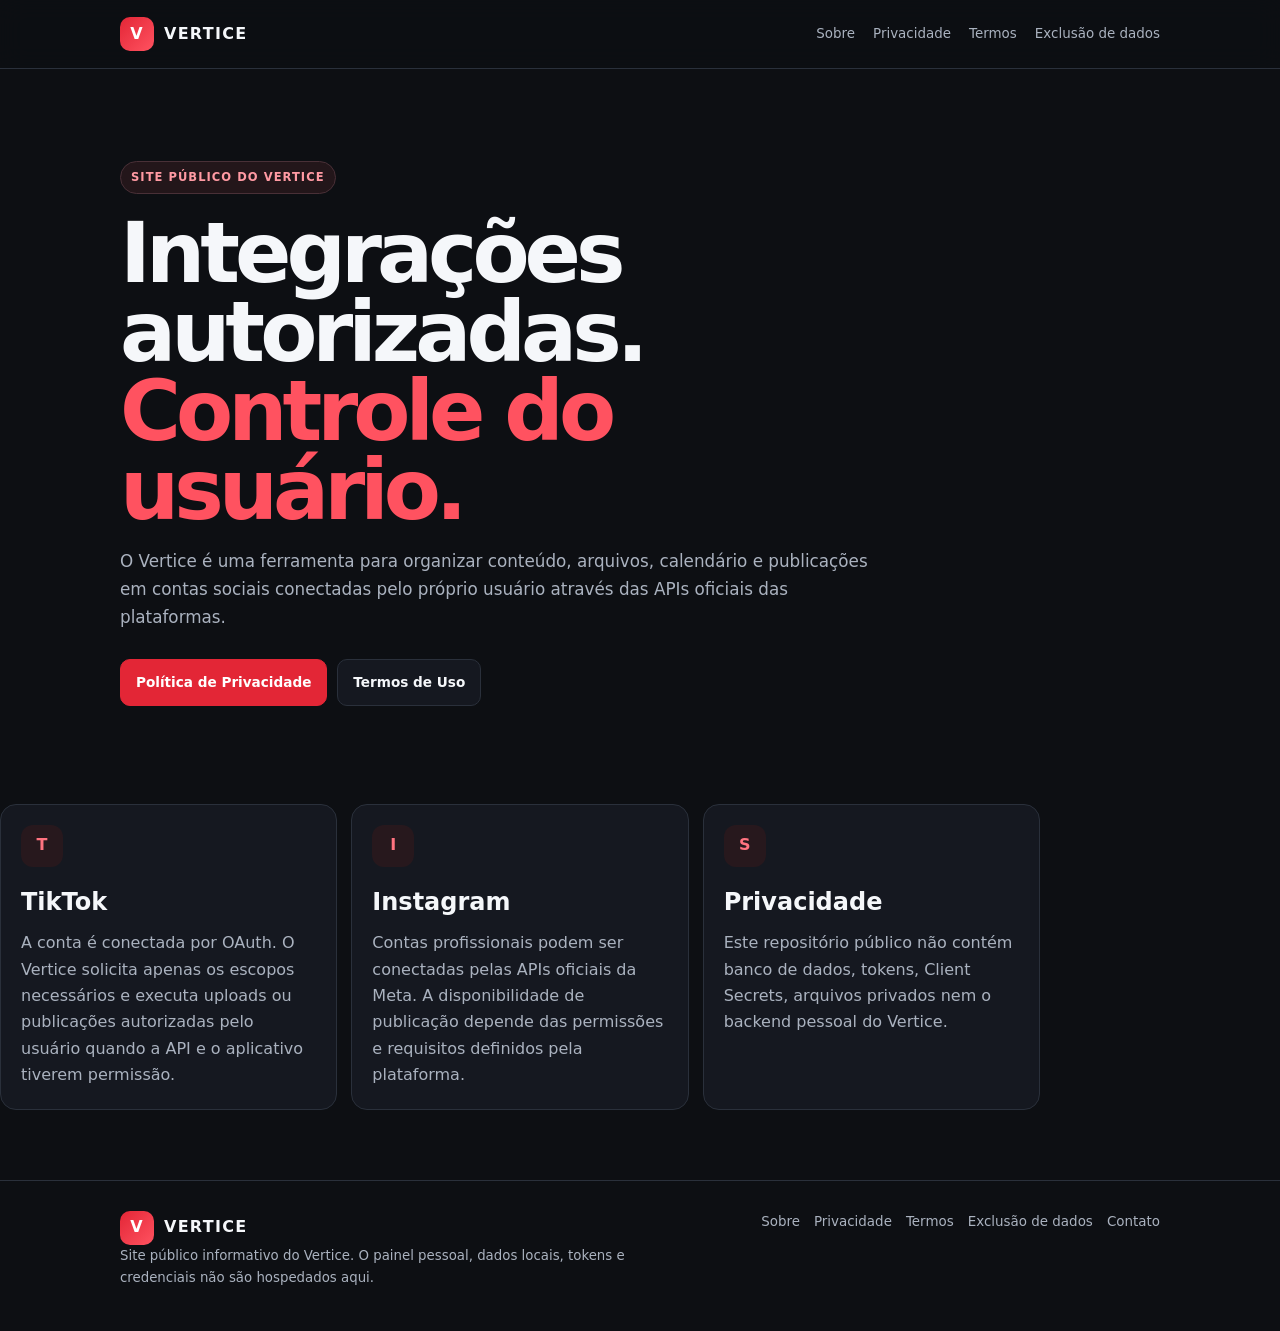
<file: index.html>
<!doctype html>
<html lang="pt-BR">
<head>
<meta charset="utf-8">
<meta name="viewport" content="width=device-width,initial-scale=1">
<meta name="theme-color" content="#0d0f13">
<title>Vertice — informações públicas</title>
<meta name="description" content="Informações públicas, termos, privacidade e exclusão de dados do Vertice.">
<link rel="stylesheet" href="./style.css">
</head>
<body>
<header><div class="wrap nav"><a class="brand" href="./"><span class="logo">V</span>VERTICE</a><nav class="links"><a href="./sobre/">Sobre</a><a href="./privacidade/">Privacidade</a><a href="./termos/">Termos</a><a href="./exclusao-de-dados/">Exclusão de dados</a></nav></div></header>
<main>
<section class="hero"><div class="wrap">
<span class="eyebrow">Site público do Vertice</span>
<h1>Integrações autorizadas. <span>Controle do usuário.</span></h1>
<p class="lead">O Vertice é uma ferramenta para organizar conteúdo, arquivos, calendário e publicações em contas sociais conectadas pelo próprio usuário através das APIs oficiais das plataformas.</p>
<div class="actions"><a class="btn primary" href="./privacidade/">Política de Privacidade</a><a class="btn" href="./termos/">Termos de Uso</a></div>
</div></section>
<section class="wrap grid">
<article class="card"><div class="icon">T</div><h2>TikTok</h2><p>A conta é conectada por OAuth. O Vertice solicita apenas os escopos necessários e executa uploads ou publicações autorizadas pelo usuário quando a API e o aplicativo tiverem permissão.</p></article>
<article class="card"><div class="icon">I</div><h2>Instagram</h2><p>Contas profissionais podem ser conectadas pelas APIs oficiais da Meta. A disponibilidade de publicação depende das permissões e requisitos definidos pela plataforma.</p></article>
<article class="card"><div class="icon">S</div><h2>Privacidade</h2><p>Este repositório público não contém banco de dados, tokens, Client Secrets, arquivos privados nem o backend pessoal do Vertice.</p></article>
</section>
</main>
<footer><div class="wrap footer"><div><a class="brand" href="./"><span class="logo">V</span>VERTICE</a><small>Site público informativo do Vertice. O painel pessoal, dados locais, tokens e credenciais não são hospedados aqui.</small></div><div class="footer-links"><a href="./sobre/">Sobre</a><a href="./privacidade/">Privacidade</a><a href="./termos/">Termos</a><a href="./exclusao-de-dados/">Exclusão de dados</a><a href="https://github.com/RTEDtom/meta/issues" target="_blank" rel="noopener noreferrer">Contato</a></div></div></footer>
</body></html>
</file>
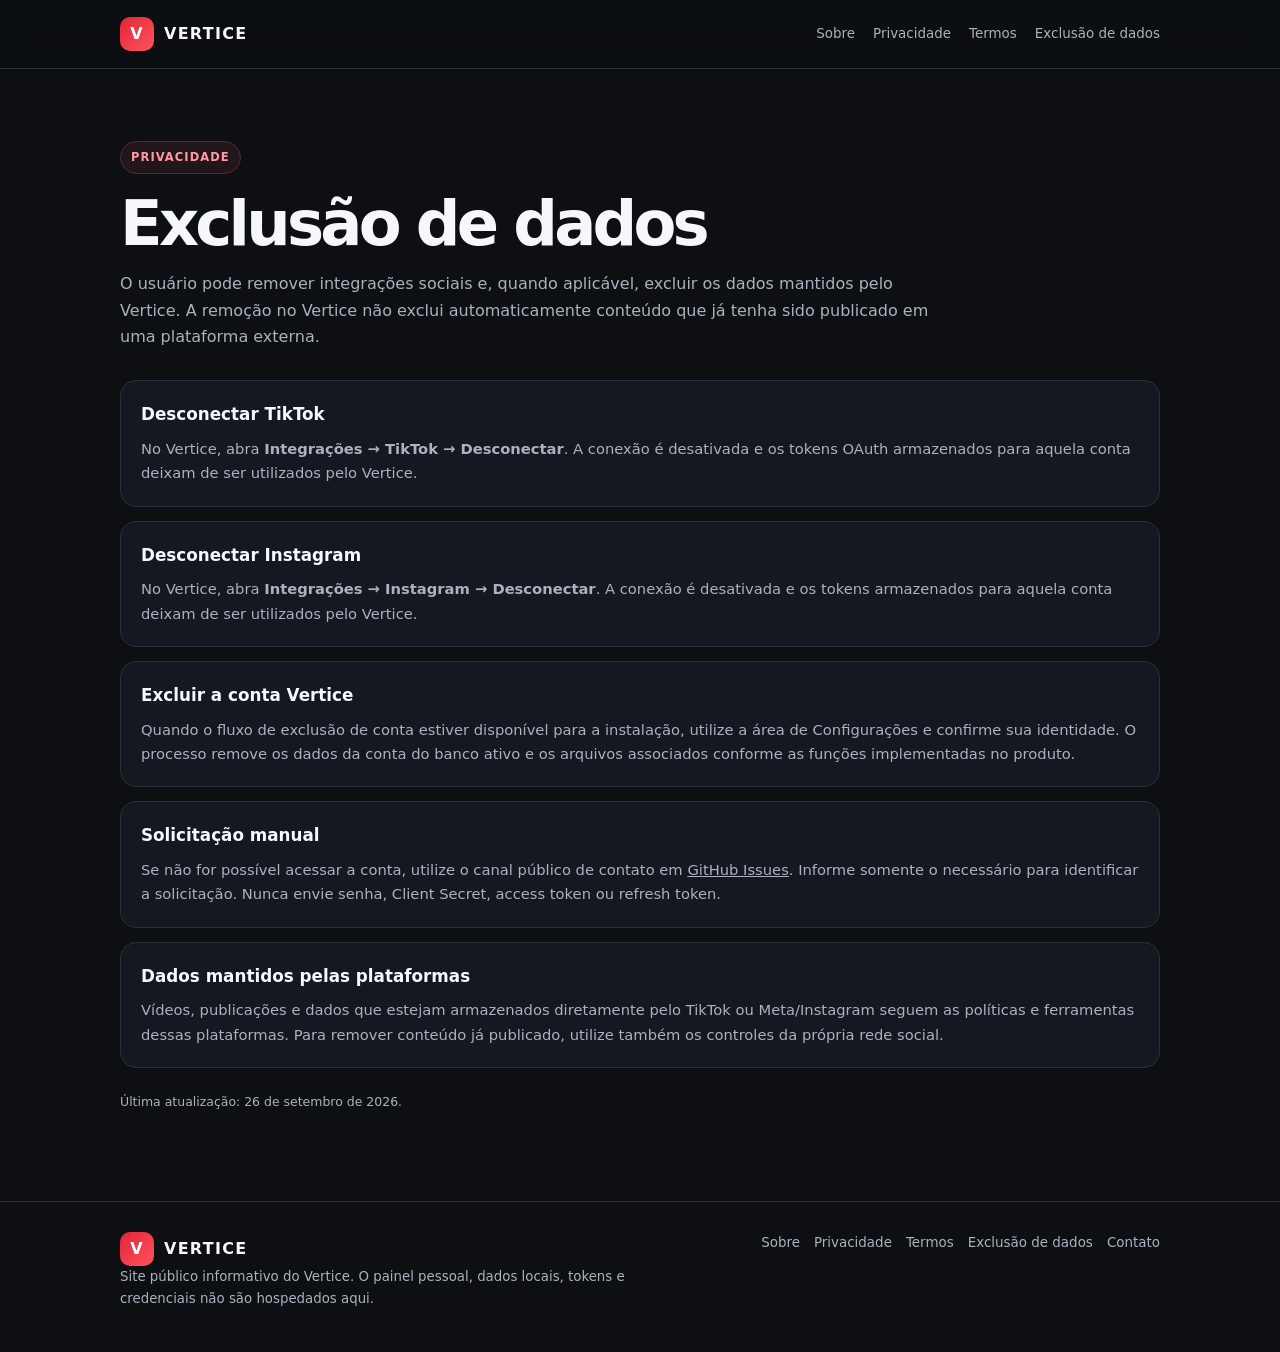
<file: exclusao-de-dados/index.html>
<!doctype html>
<html lang="pt-BR">
<head>
<meta charset="utf-8">
<meta name="viewport" content="width=device-width,initial-scale=1">
<meta name="theme-color" content="#0d0f13">
<title>Exclusão de Dados | Vertice</title>
<meta name="description" content="Como desconectar TikTok ou Instagram e solicitar a exclusão de dados do Vertice.">
<link rel="stylesheet" href="../style.css">
</head>
<body>
<header><div class="wrap nav"><a class="brand" href="../"><span class="logo">V</span>VERTICE</a><nav class="links"><a href="../sobre/">Sobre</a><a href="../privacidade/">Privacidade</a><a href="../termos/">Termos</a><a href="../exclusao-de-dados/">Exclusão de dados</a></nav></div></header>
<main class="wrap page">
<span class="eyebrow">Privacidade</span>
<h1>Exclusão de dados</h1>
<p>O usuário pode remover integrações sociais e, quando aplicável, excluir os dados mantidos pelo Vertice. A remoção no Vertice não exclui automaticamente conteúdo que já tenha sido publicado em uma plataforma externa.</p>
<div class="stack">
<section class="card"><h2>Desconectar TikTok</h2><p>No Vertice, abra <strong>Integrações → TikTok → Desconectar</strong>. A conexão é desativada e os tokens OAuth armazenados para aquela conta deixam de ser utilizados pelo Vertice.</p></section>
<section class="card"><h2>Desconectar Instagram</h2><p>No Vertice, abra <strong>Integrações → Instagram → Desconectar</strong>. A conexão é desativada e os tokens armazenados para aquela conta deixam de ser utilizados pelo Vertice.</p></section>
<section class="card"><h2>Excluir a conta Vertice</h2><p>Quando o fluxo de exclusão de conta estiver disponível para a instalação, utilize a área de Configurações e confirme sua identidade. O processo remove os dados da conta do banco ativo e os arquivos associados conforme as funções implementadas no produto.</p></section>
<section class="card"><h2>Solicitação manual</h2><p>Se não for possível acessar a conta, utilize o canal público de contato em <a href="https://github.com/RTEDtom/meta/issues" target="_blank" rel="noopener noreferrer">GitHub Issues</a>. Informe somente o necessário para identificar a solicitação. Nunca envie senha, Client Secret, access token ou refresh token.</p></section>
<section class="card"><h2>Dados mantidos pelas plataformas</h2><p>Vídeos, publicações e dados que estejam armazenados diretamente pelo TikTok ou Meta/Instagram seguem as políticas e ferramentas dessas plataformas. Para remover conteúdo já publicado, utilize também os controles da própria rede social.</p></section>
</div>
<p class="meta">Última atualização: 26 de setembro de 2026.</p>
</main>
<footer><div class="wrap footer"><div><a class="brand" href="../"><span class="logo">V</span>VERTICE</a><small>Site público informativo do Vertice. O painel pessoal, dados locais, tokens e credenciais não são hospedados aqui.</small></div><div class="footer-links"><a href="../sobre/">Sobre</a><a href="../privacidade/">Privacidade</a><a href="../termos/">Termos</a><a href="../exclusao-de-dados/">Exclusão de dados</a><a href="https://github.com/RTEDtom/meta/issues" target="_blank" rel="noopener noreferrer">Contato</a></div></div></footer>
</body></html>
</file>
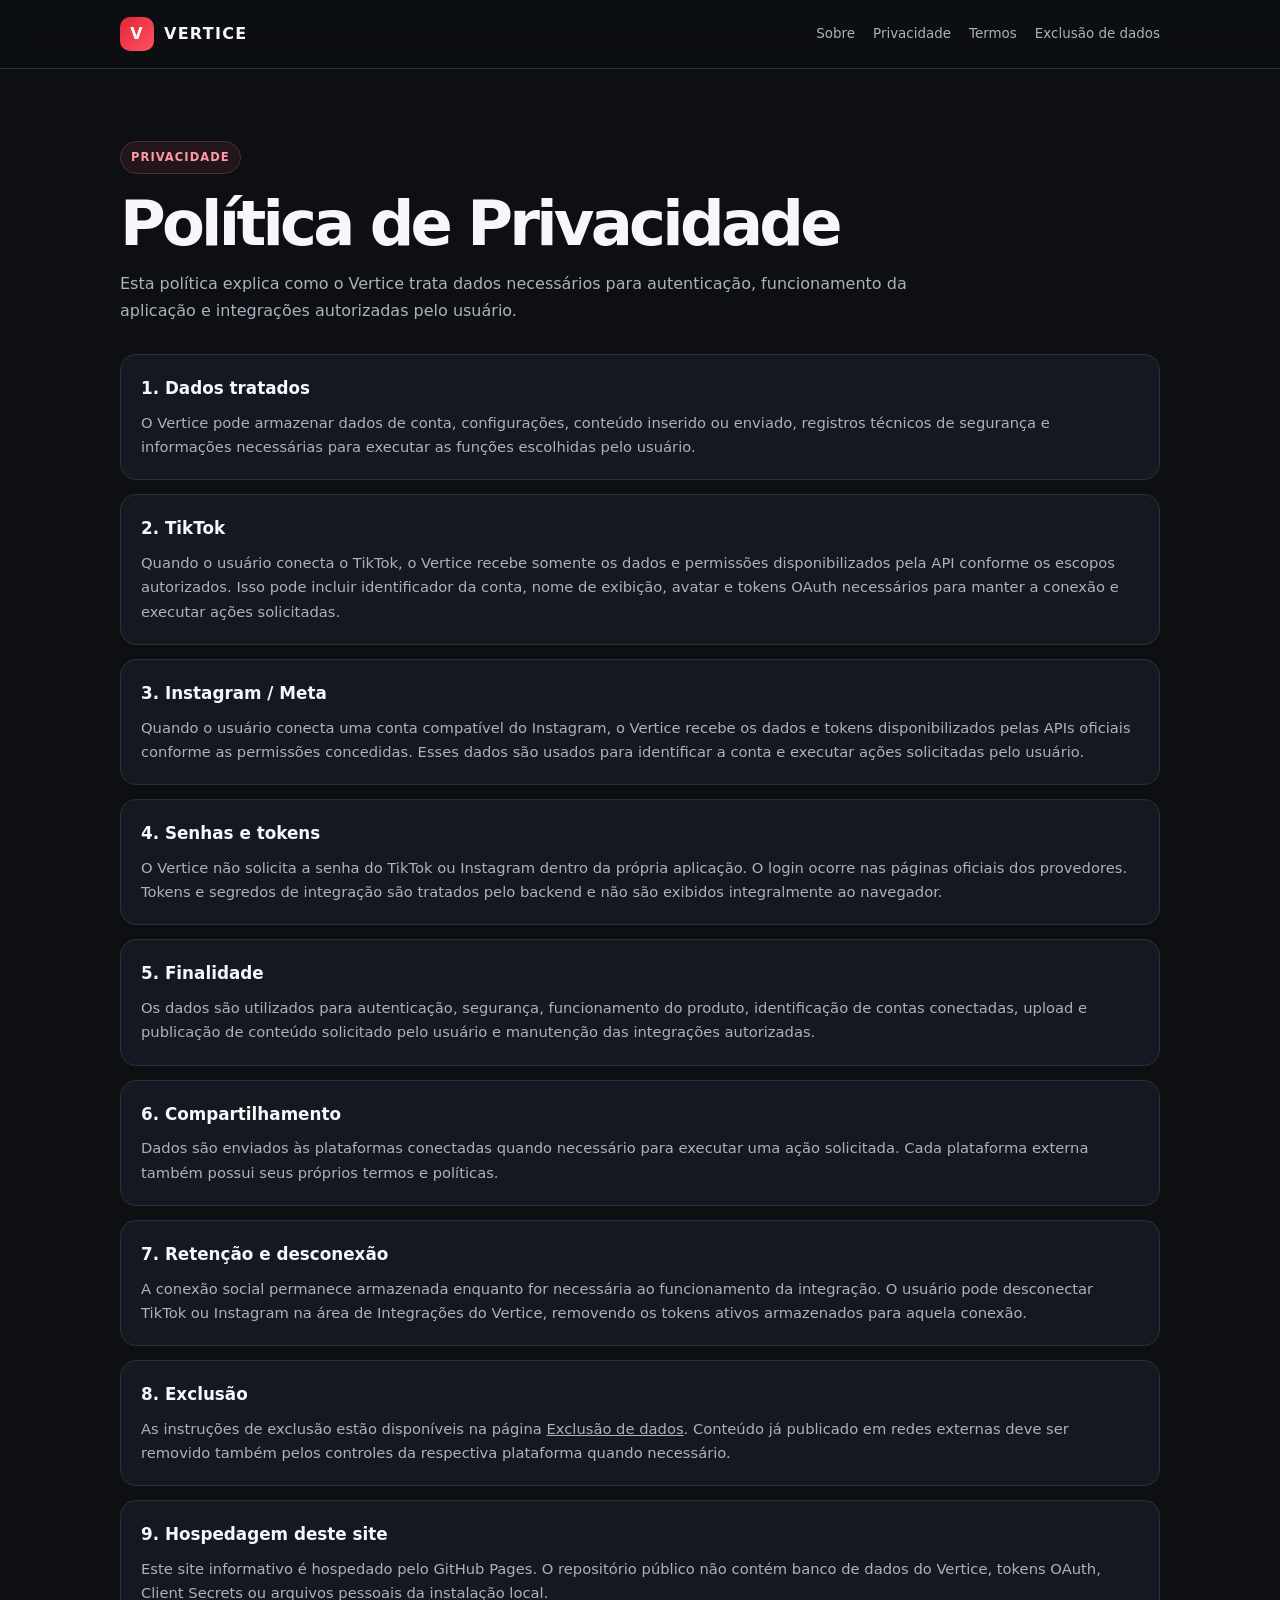
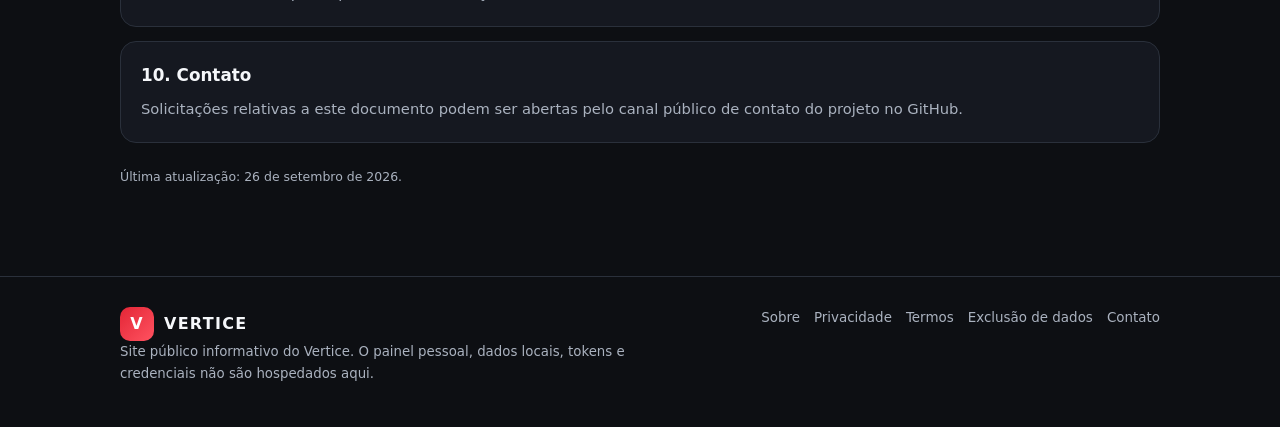
<file: privacidade/index.html>
<!doctype html>
<html lang="pt-BR">
<head>
<meta charset="utf-8">
<meta name="viewport" content="width=device-width,initial-scale=1">
<meta name="theme-color" content="#0d0f13">
<title>Política de Privacidade | Vertice</title>
<meta name="description" content="Como o Vertice trata dados de conta e integrações OAuth com TikTok e Instagram.">
<link rel="stylesheet" href="../style.css">
</head>
<body>
<header><div class="wrap nav"><a class="brand" href="../"><span class="logo">V</span>VERTICE</a><nav class="links"><a href="../sobre/">Sobre</a><a href="../privacidade/">Privacidade</a><a href="../termos/">Termos</a><a href="../exclusao-de-dados/">Exclusão de dados</a></nav></div></header>
<main class="wrap page">
<span class="eyebrow">Privacidade</span>
<h1>Política de Privacidade</h1>
<p>Esta política explica como o Vertice trata dados necessários para autenticação, funcionamento da aplicação e integrações autorizadas pelo usuário.</p>
<div class="stack">
<section class="card"><h2>1. Dados tratados</h2><p>O Vertice pode armazenar dados de conta, configurações, conteúdo inserido ou enviado, registros técnicos de segurança e informações necessárias para executar as funções escolhidas pelo usuário.</p></section>
<section class="card"><h2>2. TikTok</h2><p>Quando o usuário conecta o TikTok, o Vertice recebe somente os dados e permissões disponibilizados pela API conforme os escopos autorizados. Isso pode incluir identificador da conta, nome de exibição, avatar e tokens OAuth necessários para manter a conexão e executar ações solicitadas.</p></section>
<section class="card"><h2>3. Instagram / Meta</h2><p>Quando o usuário conecta uma conta compatível do Instagram, o Vertice recebe os dados e tokens disponibilizados pelas APIs oficiais conforme as permissões concedidas. Esses dados são usados para identificar a conta e executar ações solicitadas pelo usuário.</p></section>
<section class="card"><h2>4. Senhas e tokens</h2><p>O Vertice não solicita a senha do TikTok ou Instagram dentro da própria aplicação. O login ocorre nas páginas oficiais dos provedores. Tokens e segredos de integração são tratados pelo backend e não são exibidos integralmente ao navegador.</p></section>
<section class="card"><h2>5. Finalidade</h2><p>Os dados são utilizados para autenticação, segurança, funcionamento do produto, identificação de contas conectadas, upload e publicação de conteúdo solicitado pelo usuário e manutenção das integrações autorizadas.</p></section>
<section class="card"><h2>6. Compartilhamento</h2><p>Dados são enviados às plataformas conectadas quando necessário para executar uma ação solicitada. Cada plataforma externa também possui seus próprios termos e políticas.</p></section>
<section class="card"><h2>7. Retenção e desconexão</h2><p>A conexão social permanece armazenada enquanto for necessária ao funcionamento da integração. O usuário pode desconectar TikTok ou Instagram na área de Integrações do Vertice, removendo os tokens ativos armazenados para aquela conexão.</p></section>
<section class="card"><h2>8. Exclusão</h2><p>As instruções de exclusão estão disponíveis na página <a href="../exclusao-de-dados/">Exclusão de dados</a>. Conteúdo já publicado em redes externas deve ser removido também pelos controles da respectiva plataforma quando necessário.</p></section>
<section class="card"><h2>9. Hospedagem deste site</h2><p>Este site informativo é hospedado pelo GitHub Pages. O repositório público não contém banco de dados do Vertice, tokens OAuth, Client Secrets ou arquivos pessoais da instalação local.</p></section>
<section class="card"><h2>10. Contato</h2><p>Solicitações relativas a este documento podem ser abertas pelo canal público de contato do projeto no GitHub.</p></section>
</div>
<p class="meta">Última atualização: 26 de setembro de 2026.</p>
</main>
<footer><div class="wrap footer"><div><a class="brand" href="../"><span class="logo">V</span>VERTICE</a><small>Site público informativo do Vertice. O painel pessoal, dados locais, tokens e credenciais não são hospedados aqui.</small></div><div class="footer-links"><a href="../sobre/">Sobre</a><a href="../privacidade/">Privacidade</a><a href="../termos/">Termos</a><a href="../exclusao-de-dados/">Exclusão de dados</a><a href="https://github.com/RTEDtom/meta/issues" target="_blank" rel="noopener noreferrer">Contato</a></div></div></footer>
</body></html>
</file>
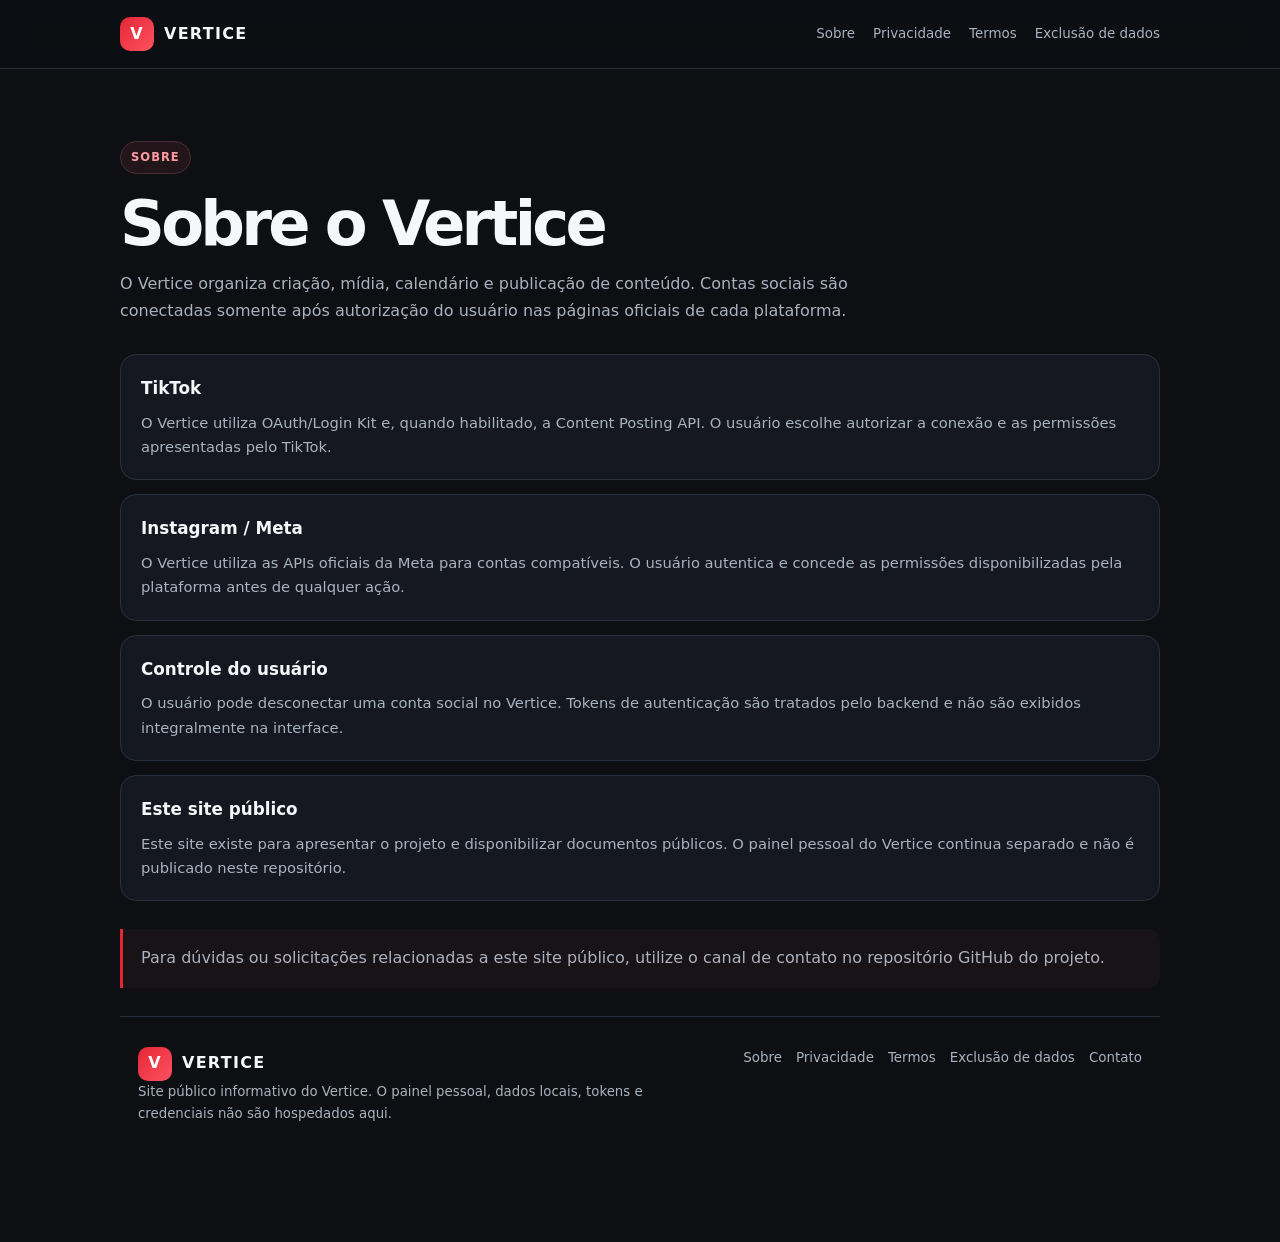
<file: sobre/index.html>
<!doctype html>
<html lang="pt-BR">
<head>
<meta charset="utf-8">
<meta name="viewport" content="width=device-width,initial-scale=1">
<meta name="theme-color" content="#0d0f13">
<title>Sobre o Vertice</title>
<meta name="description" content="Informações públicas sobre o Vertice e suas integrações com TikTok e Instagram.">
<link rel="stylesheet" href="../style.css">
</head>
<body>
<header><div class="wrap nav"><a class="brand" href="../"><span class="logo">V</span>VERTICE</a><nav class="links"><a href="../sobre/">Sobre</a><a href="../privacidade/">Privacidade</a><a href="../termos/">Termos</a><a href="../exclusao-de-dados/">Exclusão de dados</a></nav></div></header>
<main class="wrap page">
<span class="eyebrow">Sobre</span>
<h1>Sobre o Vertice</h1>
<p>O Vertice organiza criação, mídia, calendário e publicação de conteúdo. Contas sociais são conectadas somente após autorização do usuário nas páginas oficiais de cada plataforma.</p>
<div class="stack">
<section class="card"><h2>TikTok</h2><p>O Vertice utiliza OAuth/Login Kit e, quando habilitado, a Content Posting API. O usuário escolhe autorizar a conexão e as permissões apresentadas pelo TikTok.</p></section>
<section class="card"><h2>Instagram / Meta</h2><p>O Vertice utiliza as APIs oficiais da Meta para contas compatíveis. O usuário autentica e concede as permissões disponibilizadas pela plataforma antes de qualquer ação.</p></section>
<section class="card"><h2>Controle do usuário</h2><p>O usuário pode desconectar uma conta social no Vertice. Tokens de autenticação são tratados pelo backend e não são exibidos integralmente na interface.</p></section>
<section class="card"><h2>Este site público</h2><p>Este site existe para apresentar o projeto e disponibilizar documentos públicos. O painel pessoal do Vertice continua separado e não é publicado neste repositório.</p></section>
</div>
<div class="notice">Para dúvidas ou solicitações relacionadas a este site público, utilize o canal de contato no repositório GitHub do projeto.</div>
<footer><div class="wrap footer"><div><a class="brand" href="../"><span class="logo">V</span>VERTICE</a><small>Site público informativo do Vertice. O painel pessoal, dados locais, tokens e credenciais não são hospedados aqui.</small></div><div class="footer-links"><a href="../sobre/">Sobre</a><a href="../privacidade/">Privacidade</a><a href="../termos/">Termos</a><a href="../exclusao-de-dados/">Exclusão de dados</a><a href="https://github.com/RTEDtom/meta/issues" target="_blank" rel="noopener noreferrer">Contato</a></div></div></footer>
</main>
</body></html>
</file>
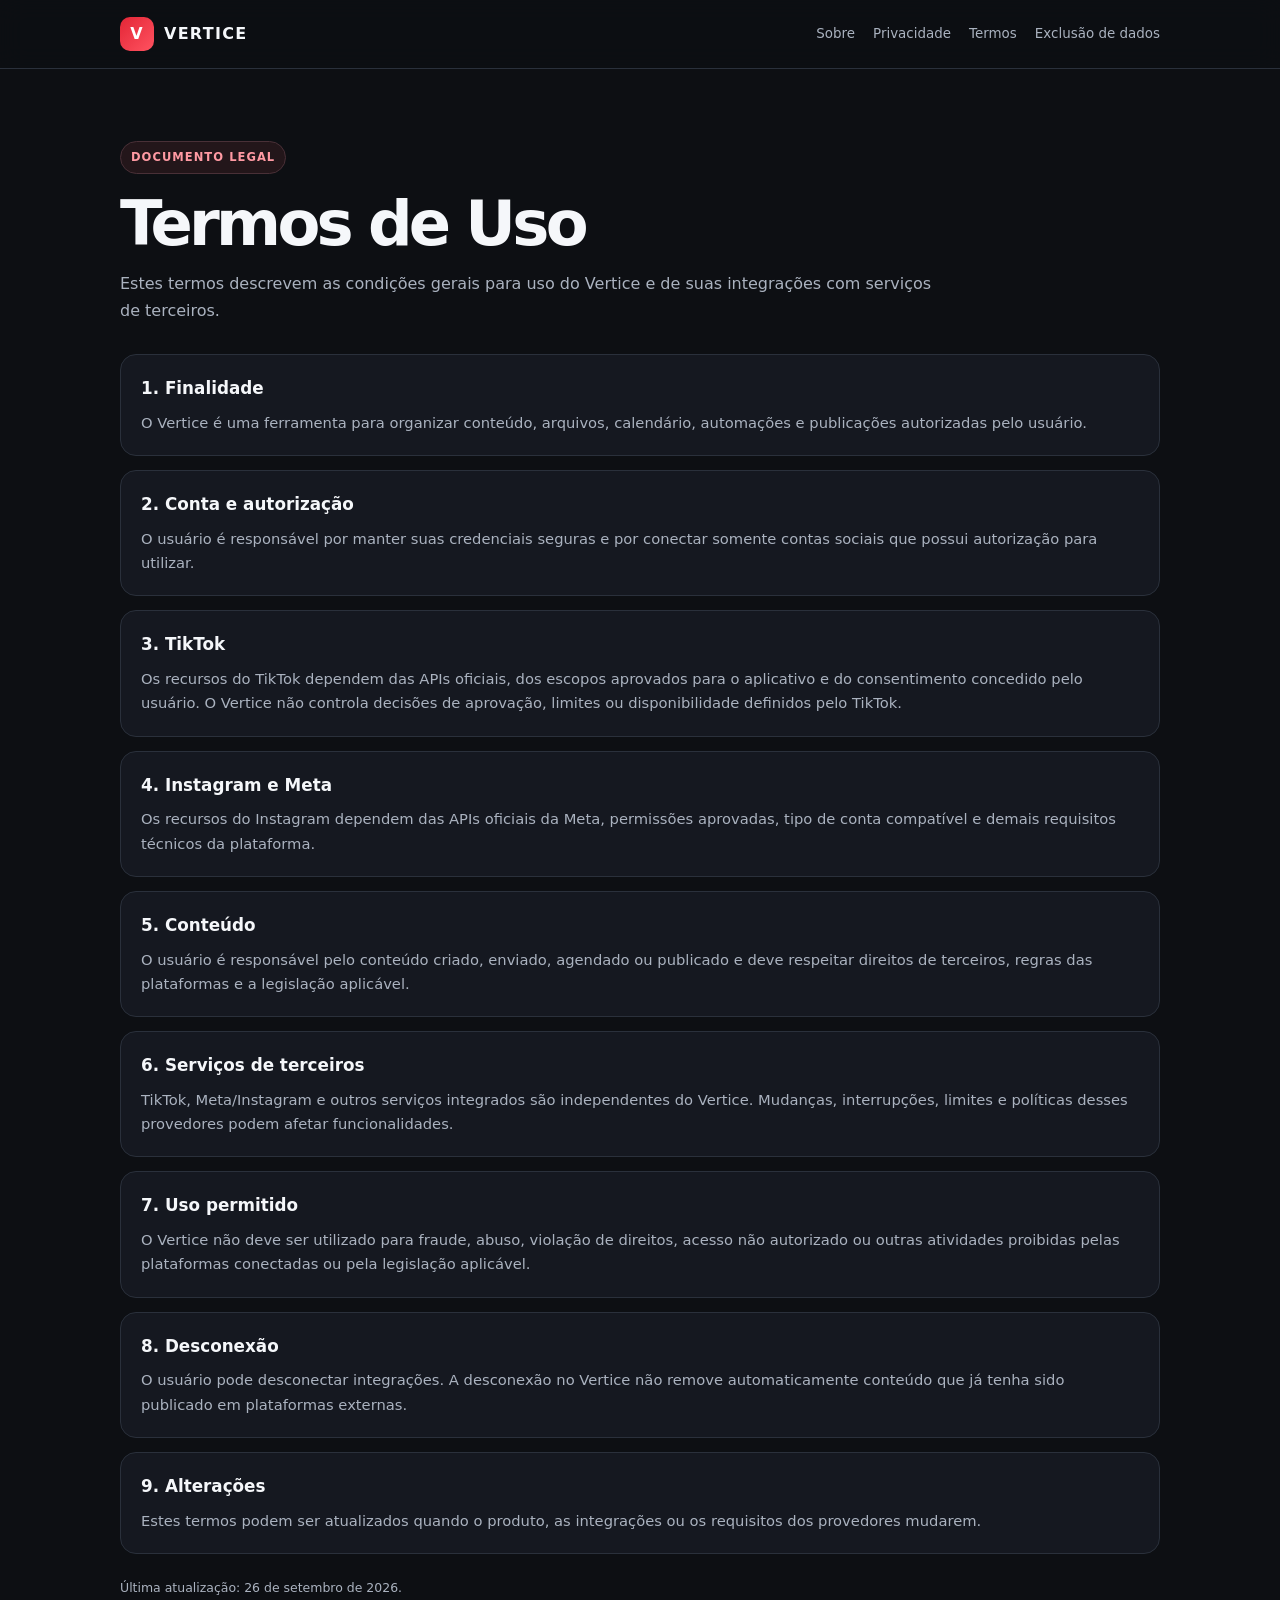
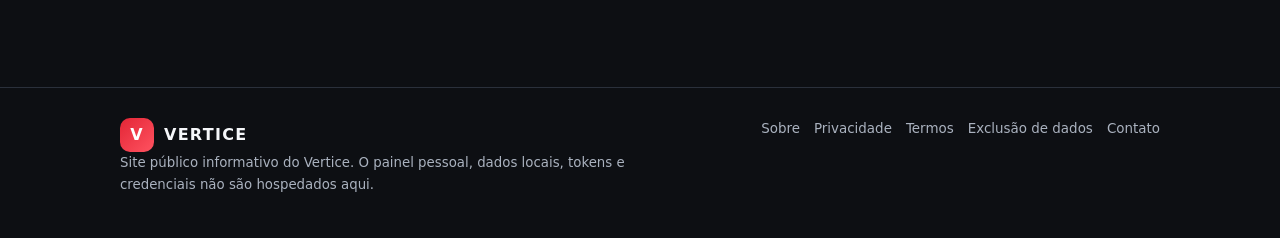
<file: termos/index.html>
<!doctype html>
<html lang="pt-BR">
<head>
<meta charset="utf-8">
<meta name="viewport" content="width=device-width,initial-scale=1">
<meta name="theme-color" content="#0d0f13">
<title>Termos de Uso | Vertice</title>
<meta name="description" content="Termos de uso do Vertice e de suas integrações com plataformas de terceiros.">
<link rel="stylesheet" href="../style.css">
</head>
<body>
<header><div class="wrap nav"><a class="brand" href="../"><span class="logo">V</span>VERTICE</a><nav class="links"><a href="../sobre/">Sobre</a><a href="../privacidade/">Privacidade</a><a href="../termos/">Termos</a><a href="../exclusao-de-dados/">Exclusão de dados</a></nav></div></header>
<main class="wrap page">
<span class="eyebrow">Documento legal</span>
<h1>Termos de Uso</h1>
<p>Estes termos descrevem as condições gerais para uso do Vertice e de suas integrações com serviços de terceiros.</p>
<div class="stack">
<section class="card"><h2>1. Finalidade</h2><p>O Vertice é uma ferramenta para organizar conteúdo, arquivos, calendário, automações e publicações autorizadas pelo usuário.</p></section>
<section class="card"><h2>2. Conta e autorização</h2><p>O usuário é responsável por manter suas credenciais seguras e por conectar somente contas sociais que possui autorização para utilizar.</p></section>
<section class="card"><h2>3. TikTok</h2><p>Os recursos do TikTok dependem das APIs oficiais, dos escopos aprovados para o aplicativo e do consentimento concedido pelo usuário. O Vertice não controla decisões de aprovação, limites ou disponibilidade definidos pelo TikTok.</p></section>
<section class="card"><h2>4. Instagram e Meta</h2><p>Os recursos do Instagram dependem das APIs oficiais da Meta, permissões aprovadas, tipo de conta compatível e demais requisitos técnicos da plataforma.</p></section>
<section class="card"><h2>5. Conteúdo</h2><p>O usuário é responsável pelo conteúdo criado, enviado, agendado ou publicado e deve respeitar direitos de terceiros, regras das plataformas e a legislação aplicável.</p></section>
<section class="card"><h2>6. Serviços de terceiros</h2><p>TikTok, Meta/Instagram e outros serviços integrados são independentes do Vertice. Mudanças, interrupções, limites e políticas desses provedores podem afetar funcionalidades.</p></section>
<section class="card"><h2>7. Uso permitido</h2><p>O Vertice não deve ser utilizado para fraude, abuso, violação de direitos, acesso não autorizado ou outras atividades proibidas pelas plataformas conectadas ou pela legislação aplicável.</p></section>
<section class="card"><h2>8. Desconexão</h2><p>O usuário pode desconectar integrações. A desconexão no Vertice não remove automaticamente conteúdo que já tenha sido publicado em plataformas externas.</p></section>
<section class="card"><h2>9. Alterações</h2><p>Estes termos podem ser atualizados quando o produto, as integrações ou os requisitos dos provedores mudarem.</p></section>
</div>
<p class="meta">Última atualização: 26 de setembro de 2026.</p>
</main>
<footer><div class="wrap footer"><div><a class="brand" href="../"><span class="logo">V</span>VERTICE</a><small>Site público informativo do Vertice. O painel pessoal, dados locais, tokens e credenciais não são hospedados aqui.</small></div><div class="footer-links"><a href="../sobre/">Sobre</a><a href="../privacidade/">Privacidade</a><a href="../termos/">Termos</a><a href="../exclusao-de-dados/">Exclusão de dados</a><a href="https://github.com/RTEDtom/meta/issues" target="_blank" rel="noopener noreferrer">Contato</a></div></div></footer>
</body></html>
</file>
<file: style.css>
:root{
  --bg:#0d0f13;--surface:#151820;--surface-2:#1b1f28;--line:#2a303b;
  --text:#f5f7fa;--muted:#aab2bf;--red:#e32636;--red-2:#ff5260;
  --max:1040px
}
*{box-sizing:border-box}
html{scroll-behavior:smooth}
body{margin:0;font-family:Inter,ui-sans-serif,system-ui,-apple-system,BlinkMacSystemFont,"Segoe UI",sans-serif;background:var(--bg);color:var(--text);line-height:1.65}
a{color:inherit}
.wrap{width:min(var(--max),calc(100% - 36px));margin:auto}
header{position:sticky;top:0;z-index:10;background:rgba(13,15,19,.92);backdrop-filter:blur(12px);border-bottom:1px solid var(--line)}
.nav{min-height:68px;display:flex;align-items:center;gap:22px}
.brand{display:flex;align-items:center;gap:10px;text-decoration:none;font-weight:900;letter-spacing:.08em}
.logo{width:34px;height:34px;border-radius:10px;display:grid;place-items:center;background:linear-gradient(135deg,var(--red),var(--red-2));color:white}
.links{display:flex;gap:18px;margin-left:auto;flex-wrap:wrap}
.links a,.footer-links a{font-size:.84rem;color:var(--muted);text-decoration:none}
.links a:hover,.footer-links a:hover{color:white}
.hero{padding:92px 0 66px}
.eyebrow{display:inline-flex;padding:6px 10px;border:1px solid #493037;border-radius:999px;color:#ff9aa3;background:#23161a;font-size:.72rem;font-weight:800;text-transform:uppercase;letter-spacing:.09em}
h1{font-size:clamp(2.35rem,7vw,5.2rem);line-height:.95;letter-spacing:-.06em;margin:20px 0 18px;max-width:850px}
h1 span{color:var(--red-2)}
.lead{font-size:1.05rem;color:var(--muted);max-width:760px}
.actions{display:flex;gap:10px;flex-wrap:wrap;margin-top:28px}
.btn{display:inline-flex;align-items:center;justify-content:center;padding:11px 15px;border:1px solid var(--line);border-radius:10px;text-decoration:none;font-weight:800;font-size:.85rem;background:var(--surface)}
.btn.primary{background:var(--red);border-color:var(--red);color:#fff}
.grid{display:grid;grid-template-columns:repeat(3,minmax(0,1fr));gap:14px;margin:32px 0 70px}
.card{background:var(--surface);border:1px solid var(--line);border-radius:16px;padding:20px}
.card h2,.card h3{margin:0 0 8px}
.card p{margin:0;color:var(--muted)}
.icon{width:42px;height:42px;border-radius:12px;display:grid;place-items:center;background:#27181d;color:#ff7380;font-weight:900;margin-bottom:16px}
.page{padding:72px 0 76px}
.page h1{font-size:clamp(2.2rem,5vw,3.9rem);max-width:900px}
.page>p{max-width:820px;color:var(--muted)}
.stack{display:grid;gap:14px;margin-top:30px}
.stack .card h2{font-size:1.05rem}
.stack .card p,.stack .card li{font-size:.92rem;color:var(--muted)}
.notice{margin:28px 0;padding:16px 18px;border-left:3px solid var(--red);background:#181317;border-radius:0 12px 12px 0;color:var(--muted)}
code{background:var(--surface-2);border:1px solid var(--line);padding:2px 6px;border-radius:6px}
footer{border-top:1px solid var(--line);padding:30px 0 42px}
.footer{display:flex;justify-content:space-between;gap:24px;align-items:flex-start}
.footer small{display:block;color:var(--muted);max-width:520px}
.footer-links{display:flex;gap:14px;flex-wrap:wrap;justify-content:flex-end}
.meta{font-size:.78rem;color:var(--muted);margin-top:24px}
ul{padding-left:20px}
@media(max-width:760px){
  .nav{align-items:flex-start;padding:14px 0;flex-direction:column}
  .links{margin-left:0;gap:12px}
  .hero{padding:62px 0 44px}
  .grid{grid-template-columns:1fr;margin-bottom:50px}
  .footer{flex-direction:column}
  .footer-links{justify-content:flex-start}
}
</file>
